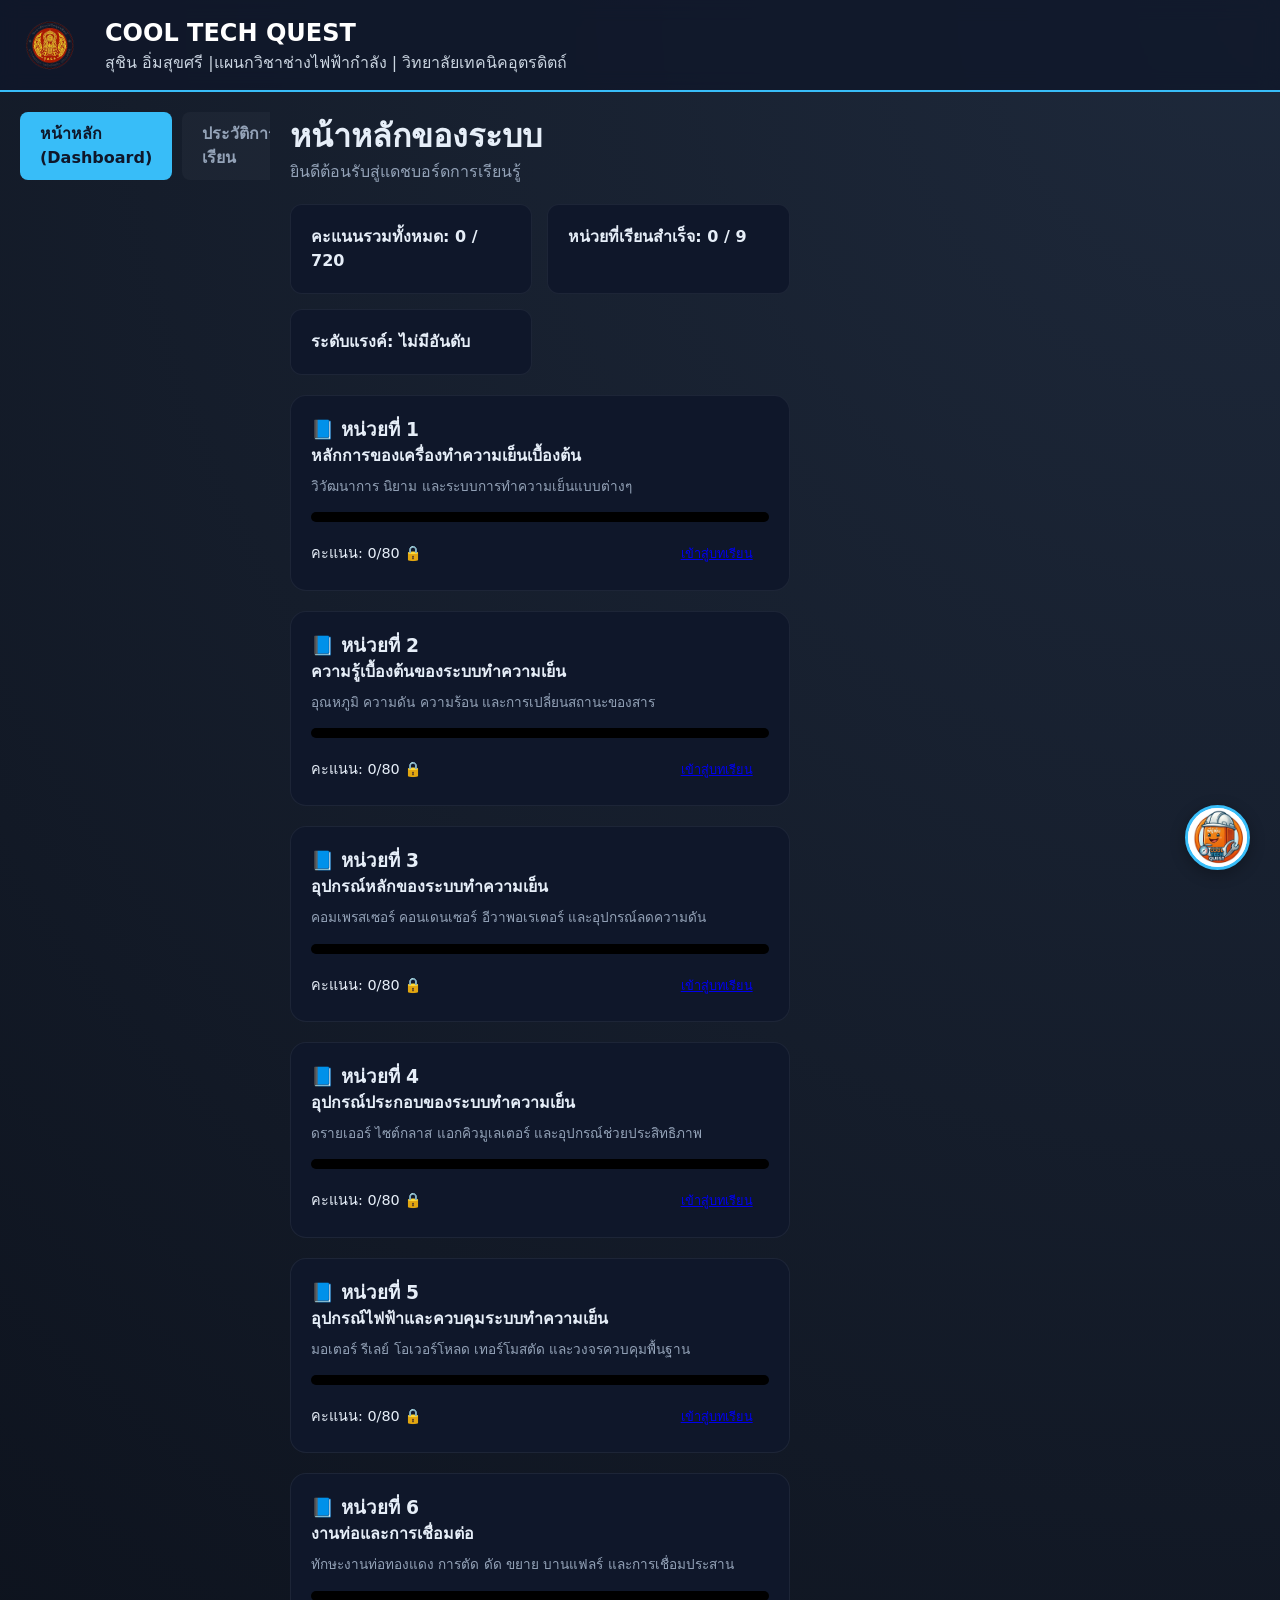
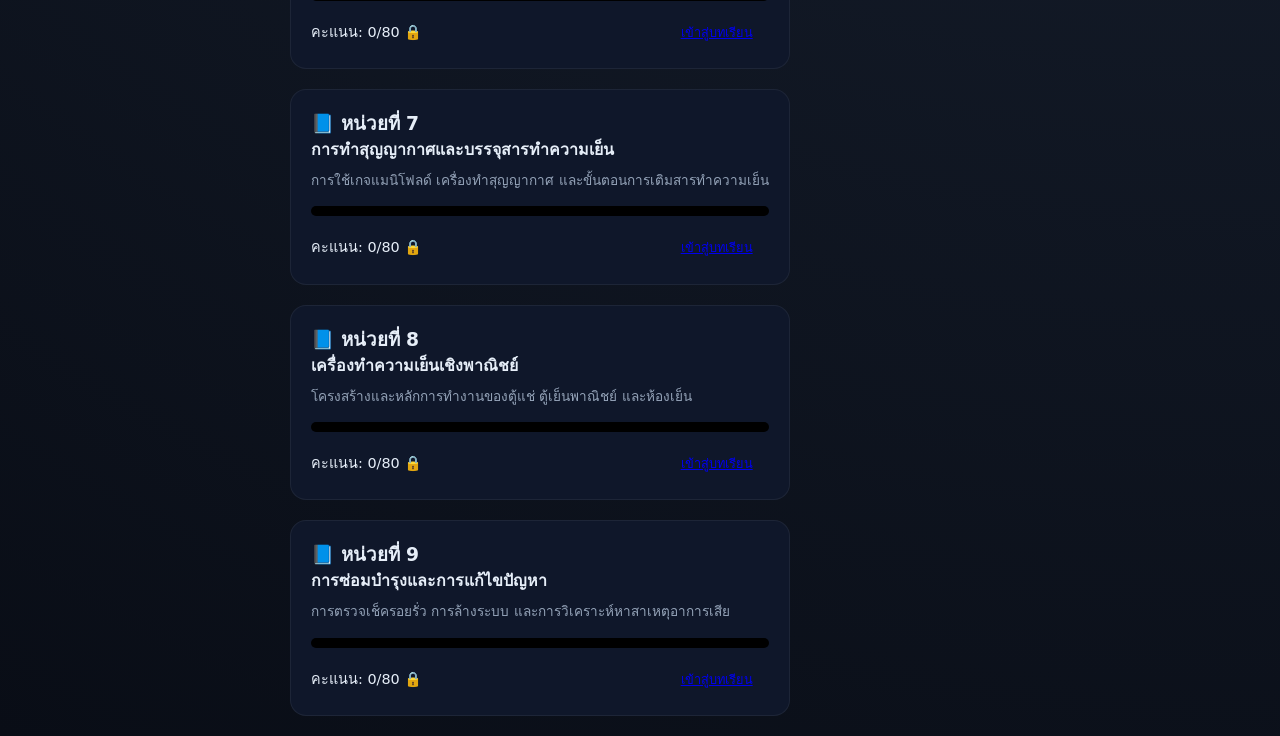
<file: index.html>
<!DOCTYPE html>
<html lang="th">
<head>
    <meta charset="UTF-8">
    <meta name="viewport" content="width=device-width, initial-scale=1.0">
    <title>COOL TECH QUEST - แดชบอร์ดหลัก</title>
    <link rel="stylesheet" href="shared/style.css">
    <script defer src="shared/common.js"></script>
</head>
<body>

<header class="institutional-header">
    <img src="images/uttc-logo.png" alt="โลโก้ วิทยาลัยเทคนิคอุตรดิตถ์" class="logo-college" loading="lazy">
    <div style="flex-grow: 1; padding: 0 15px;">
        <h1 style="color: white; margin: 0; font-size: 1.5rem;">COOL TECH QUEST</h1>
        <p style="color: #cbd5e1; margin: 0;">สุชิน อิ่มสุขศรี |แผนกวิชาช่างไฟฟ้ากำลัง | วิทยาลัยเทคนิคอุตรดิตถ์</p>
    </div>
</header>

<div class="main-wrapper">
    <aside class="sidebar">
        <nav class="nav-menu">
            <a href="index.html" class="active">หน้าหลัก (Dashboard)</a>
            <a href="#">ประวัติการเรียน</a>
            <a href="#">ตารางเรียน</a>
            <a href="#">ติดต่ออาจารย์</a>
        </nav>
    </aside>
    
    <main class="content-area">
        <div class="container">
            <h1 style="margin-bottom: 0;">หน้าหลักของระบบ</h1>
            <p style="color: #94a3b8; margin-bottom: 20px;">ยินดีต้อนรับสู่แดชบอร์ดการเรียนรู้</p>
            
            <div class="stats">
                <div class="stat-item">คะแนนรวมทั้งหมด: <span id="globalTotalPoints">0</span> / 720</div>
                <div class="stat-item">หน่วยที่เรียนสำเร็จ: <span id="globalCompletedChapters">0</span> / 9</div>
                <div class="stat-item">ระดับแรงค์: <span id="globalStarRank">ไม่มีอันดับ</span></div>
            </div>

            <div class="chapter-grid" id="chapterList"></div>
        </div>
    </main>
</div>

<script>
    const chapters = [
        { id: 1, title: "หลักการของเครื่องทำความเย็นเบื้องต้น", desc: "วิวัฒนาการ นิยาม และระบบการทำความเย็นแบบต่างๆ" },
        { id: 2, title: "ความรู้เบื้องต้นของระบบทำความเย็น", desc: "อุณหภูมิ ความดัน ความร้อน และการเปลี่ยนสถานะของสาร" },
        { id: 3, title: "อุปกรณ์หลักของระบบทำความเย็น", desc: "คอมเพรสเซอร์ คอนเดนเซอร์ อีวาพอเรเตอร์ และอุปกรณ์ลดความดัน" },
        { id: 4, title: "อุปกรณ์ประกอบของระบบทำความเย็น", desc: "ดรายเออร์ ไซต์กลาส แอกคิวมูเลเตอร์ และอุปกรณ์ช่วยประสิทธิภาพ" },
        { id: 5, title: "อุปกรณ์ไฟฟ้าและควบคุมระบบทำความเย็น", desc: "มอเตอร์ รีเลย์ โอเวอร์โหลด เทอร์โมสตัด และวงจรควบคุมพื้นฐาน" },
        { id: 6, title: "งานท่อและการเชื่อมต่อ", desc: "ทักษะงานท่อทองแดง การตัด ดัด ขยาย บานแฟลร์ และการเชื่อมประสาน" },
        { id: 7, title: "การทำสุญญากาศและบรรจุสารทำความเย็น", desc: "การใช้เกจแมนิโฟลด์ เครื่องทำสุญญากาศ และขั้นตอนการเติมสารทำความเย็น" },
        { id: 8, title: "เครื่องทำความเย็นเชิงพาณิชย์", desc: "โครงสร้างและหลักการทำงานของตู้แช่ ตู้เย็นพาณิชย์ และห้องเย็น" },
        { id: 9, title: "การซ่อมบำรุงและการแก้ไขปัญหา", desc: "การตรวจเช็ครอยรั่ว การล้างระบบ และการวิเคราะห์หาสาเหตุอาการเสีย" }
    ];

    function renderDashboard() {
        const grid = document.getElementById('chapterList');
        if(!grid) return;
        grid.innerHTML = '';
        // ตรวจสอบว่าฟังก์ชัน getAllScores มีอยู่จริงไหมก่อนเรียกใช้
        const scores = (typeof getAllScores === 'function') ? getAllScores() : {};
        
        chapters.forEach(ch => {
            const chKey = `chapter${ch.id}`;
            const chScore = scores[chKey] || {};
            const total = chScore.total || 0;
            const maxTotal = 80;
            const percent = (total / maxTotal) * 100;
            const completed = chScore.completed || false;
            
            const card = document.createElement('div');
            card.className = 'chapter-card';
            card.innerHTML = `
                <h3>📘 หน่วยที่ ${ch.id}</h3>
                <h4>${ch.title}</h4>
                <p style="font-size:0.85rem; color:#94a3b8; margin: 0.5rem 0 1rem 0;">${ch.desc}</p>
                <div class="progress-bar"><div class="progress-fill" style="width: ${percent}%;"></div></div>
                <div style="display:flex; justify-content:space-between; align-items:center; margin-top:1rem;">
                    <span style="font-size:0.9rem;">คะแนน: ${total}/${maxTotal} ${completed ? '✅' : '🔒'}</span>
                    <a href="chapter${ch.id}.html" class="btn" style="margin-top:0; padding:6px 16px; font-size:0.8rem;">เข้าสู่บทเรียน</a>
                </div>
            `;
            grid.appendChild(card);
        });
    }

    window.onload = () => {
        renderDashboard();
        if(typeof updateDashboard === 'function') updateDashboard();
    };
    // เพิ่มส่วนนี้เข้าไปใน HTML ที่ฉีดผ่าน injectAiMentorElements
const starterPrompts = `
    <div style="margin-top:10px; display:flex; flex-wrap:wrap; gap:5px;">
        <button onclick="setPrompt('พี่ตู้เย็นครับ ช่วยอธิบายการทำงานของคอมเพรสเซอร์ให้หน่อย')">คอมเพรสเซอร์คืออะไร?</button>
        <button onclick="setPrompt('ขั้นตอนการเติมสารทำความเย็นทำอย่างไร?')">การเติมสารทำความเย็น</button>
        <button onclick="setPrompt('ตู้เย็นไม่เย็นเกิดจากสาเหตุอะไรได้บ้าง?')">วิเคราะห์อาการเสีย</button>
    </div>`;

// เพิ่มฟังก์ชันสำหรับปุ่ม
window.setPrompt = function(text) {
    document.getElementById('chatInput').value = text;
};
</script>
</body>
</html>
</file>
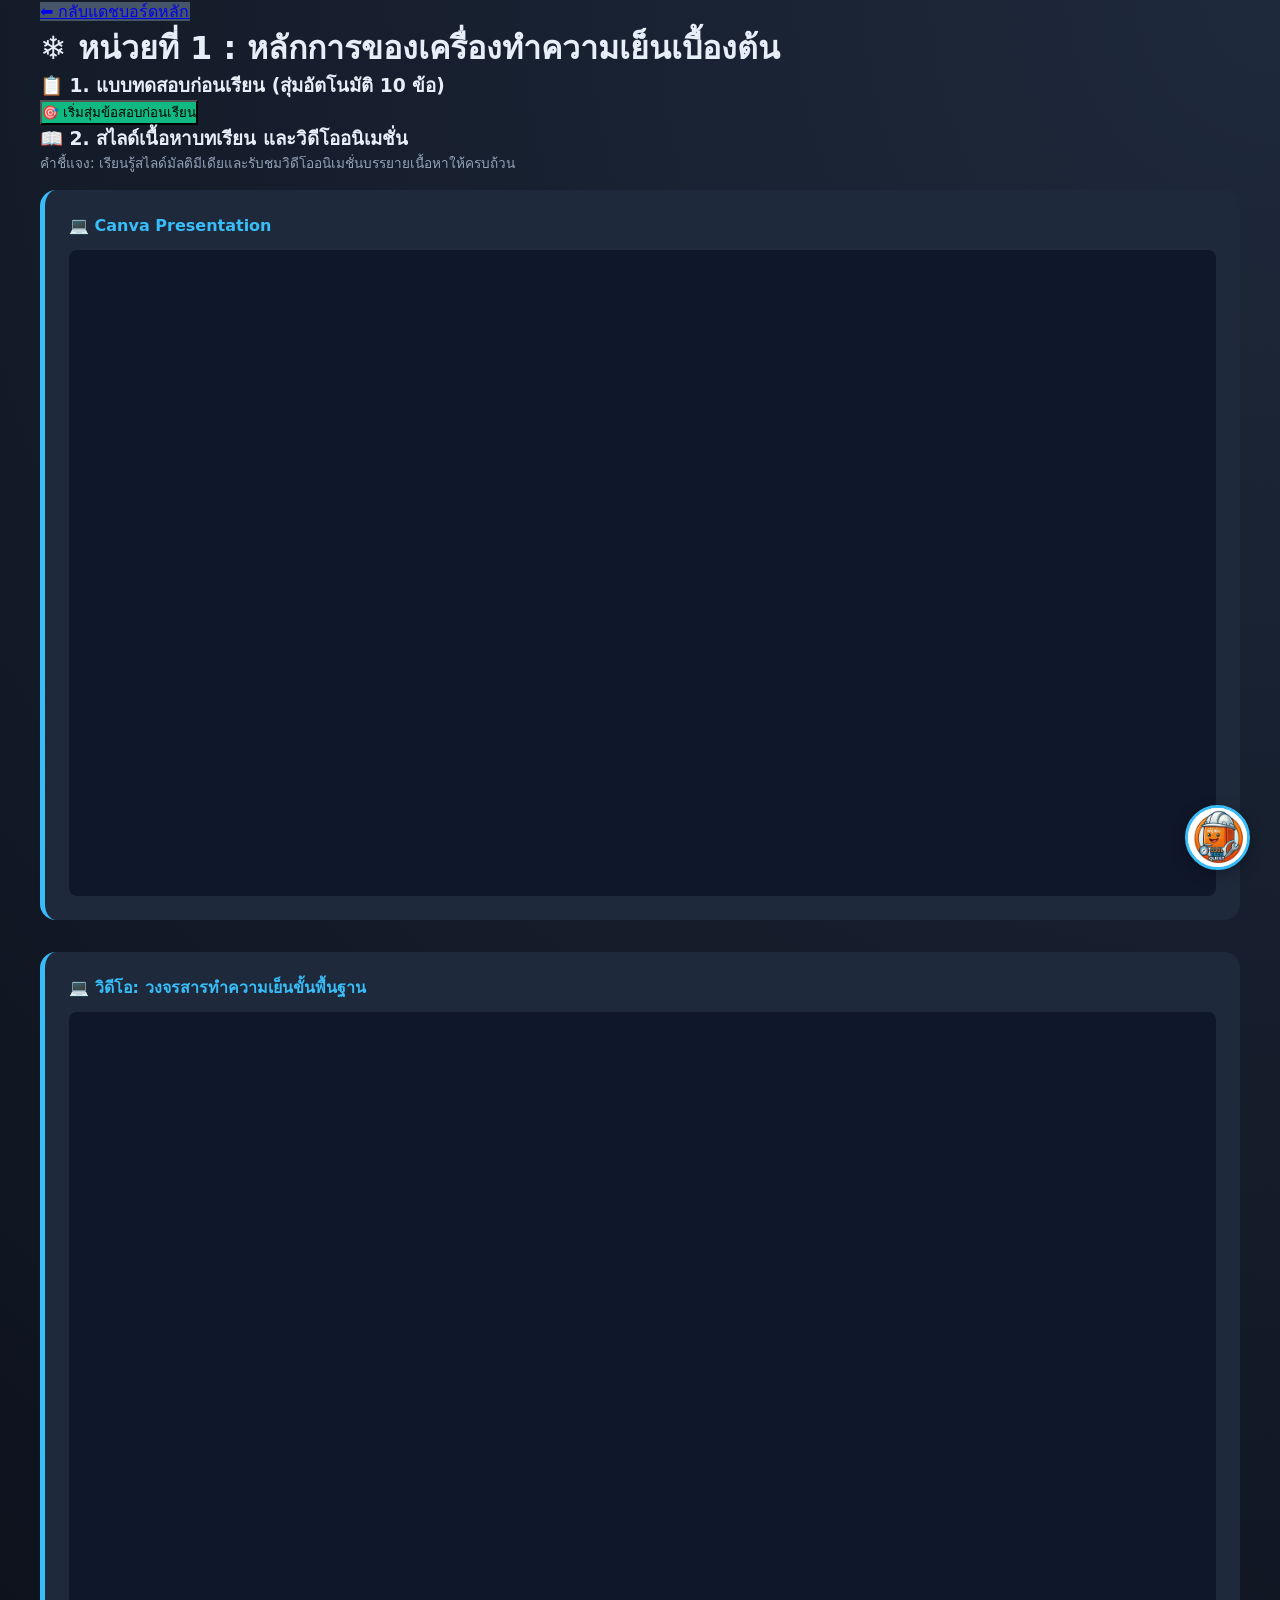
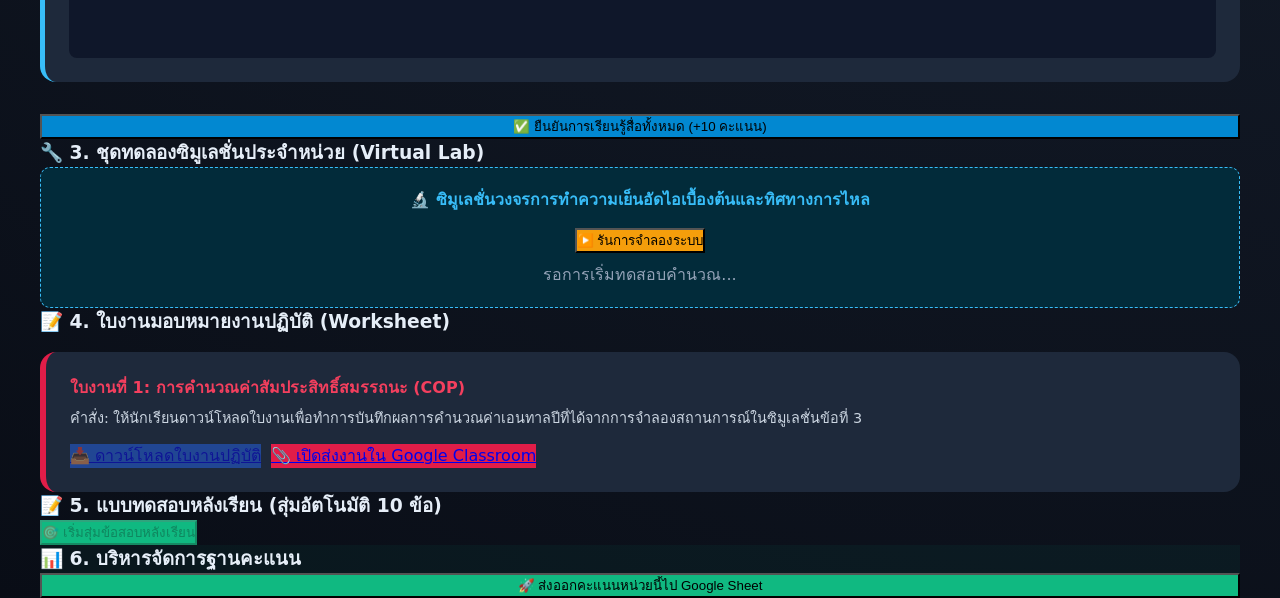
<file: chapter1.html>
<!DOCTYPE html>
<html lang="th">
<head>
    <meta charset="UTF-8">
    <title>COOL TECH QUEST - หน่วยการเรียนรู้อัจฉริยะ</title>
    <link rel="stylesheet" href="shared/style.css">
    <script src="shared/common.js"></script>
    <style>
        .embed-box { background: #0f172a; border: 2px solid #38bdf8; border-radius: 1rem; overflow: hidden; margin-top: 15px; display: none; }
        .loading-text { color: #38bdf8; font-style: italic; padding: 20px; text-align: center; }
        iframe { width: 100%; height: 500px; border: none; }
        .media-container { margin-bottom: 2rem; background: #1e293b; padding: 1.5rem; border-radius: 1rem; border-left: 5px solid #38bdf8; }
        .worksheet-box { background: #1e293b; border-left: 6px solid #e11d48; padding: 1.5rem; border-radius: 1rem; margin-top: 1rem; }
    </style>
</head>
<body>
<div class="container">
    <a href="index.html" class="btn" style="background:#475569;">⬅️ กลับแดชบอร์ดหลัก</a>
    <main class="content-area">
        <div class="container">
    <h1 id="unitTitle">กำลังโหลดหน่วยการเรียนรู้...</h1>

    <div class="step">
        <h3>📋 1. แบบทดสอบก่อนเรียน (สุ่มอัตโนมัติ 10 ข้อ)</h3>
        <button onclick="startQuiz('pre')" id="btnPre" class="btn" style="background:#10b981;">🎯 เริ่มสุ่มข้อสอบก่อนเรียน</button>
        <div id="boxPre" class="embed-box">
            <div class="loading-text">กำลังเจเนอเรตข้อสอบเฉพาะบุคคล...</div>
            <iframe id="framePre" src=""></iframe>
        </div>
    </div>

    <div class="step">
        <h3>📖 2. สไลด์เนื้อหาบทเรียน และวิดีโออนิเมชั่น</h3>
        <p style="font-size:0.85rem; color:#94a3b8; margin-bottom:1rem;">คำชี้แจง: เรียนรู้สไลด์มัลติมีเดียและรับชมวิดีโออนิเมชั่นบรรยายเนื้อหาให้ครบถ้วน</p>
        
        <div id="mediaListArea"></div>
        
        <button onclick="saveStudy()" class="btn" style="width:100%; background:#0288d1;">✅ ยืนยันการเรียนรู้สื่อทั้งหมด (+10 คะแนน)</button>
    </div>

    <div class="step">
        <h3>🔧 3. ชุดทดลองซิมูเลชั่นประจำหน่วย (Virtual Lab)</h3>
        <div class="sim-box" style="background:#022b3a; padding:20px; border-radius:10px; border: 1px dashed #38bdf8; text-align:center;">
            <h4 id="simTitle" style="color:#38bdf8; margin-bottom:1rem;">ระบบจำลอง</h4>
            <button onclick="runSim()" class="btn" style="background:#f59e0b;">▶️ รันการจำลองระบบ</button>
            <p id="simStatus" style="margin-top:10px; color:#94a3b8;">รอการเริ่มทดสอบคำนวณ...</p>
        </div>
    </div>

    <div class="step">
        <h3>📝 4. ใบงานมอบหมายงานปฏิบัติ (Worksheet)</h3>
        <div class="worksheet-box">
            <h4 id="worksheetTitle" style="color:#f43f5e;">กำลังโหลดใบงาน...</h4>
            <p id="worksheetDesc" style="font-size:0.9rem; margin-top:0.5rem; color:#cbd5e1;"></p>
            <div style="margin-top:15px; display:flex; gap:10px;">
                <a id="linkDownloadWorksheet" href="#" target="_blank" class="btn" style="background:#2563eb; margin:0; pointer-events:none; opacity:0.5;">📥 ดาวน์โหลดใบงานปฏิบัติ</a>
                <a href="https://classroom.google.com/" target="_blank" class="btn" style="background:#e11d48; margin:0;">📎 เปิดส่งงานใน Google Classroom</a>
            </div>
        </div>
    </div>

    <div class="step">
        <h3>📝 5. แบบทดสอบหลังเรียน (สุ่มอัตโนมัติ 10 ข้อ)</h3>
        <button onclick="startQuiz('post')" id="btnPost" class="btn" style="background:#10b981;" disabled>🎯 เริ่มสุ่มข้อสอบหลังเรียน</button>
        <div id="boxPost" class="embed-box">
            <div class="loading-text">กำลังเจเนอเรตข้อสอบเฉพาะบุคคล...</div>
            <iframe id="framePost" src=""></iframe>
        </div>
    </div>

    <div class="step" style="border-left-color: #10b981; background: rgba(16,185,129,0.05);">
        <h3>📊 6. บริหารจัดการฐานคะแนน</h3>
        <button onclick="exportToSheet()" class="btn" style="background:#10b981; width:100%;">🚀 ส่งออกคะแนนหน่วยนี้ไป Google Sheet</button>
    </div>
</div>

<script>
    const chId = parseInt(window.location.pathname.split('chapter').pop()) || 1;
    const WEB_APP_URL = "https://script.google.com/macros/s/AKfycbwKsN4O7IEbvO6TDIo7HCFedGCKG7-k9phIIeMyCAARvjVK2haHeAz5dr8qKQ9P2X-Yxw/exec";

    const unitsData = {
        1: { 
            title: "หลักการของเครื่องทำความเย็นเบื้องต้น", 
            mediaList: [
                { type: "Canva Presentation", url: "https://www.canva.com/design/DAxxxxxx/watch?embed" },
                { type: "วิดีโอ: วงจรสารทำความเย็นขั้นพื้นฐาน", url: "https://www.youtube.com/embed/dQw4w9WgXcQ" }
            ],
            sim: "ซิมูเลชั่นวงจรการทำความเย็นอัดไอเบื้องต้นและทิศทางการไหล",
            worksheet: "ใบงานที่ 1: การคำนวณค่าสัมประสิทธิ์สมรรถนะ (COP)",
            worksheetUrl: "https://docs.google.com/document/d/xxxxxx1/edit?usp=sharing",
            worksheetDesc: "คำสั่ง: ให้นักเรียนดาวน์โหลดใบงานเพื่อทำการบันทึกผลการคำนวณค่าเอนทาลปีที่ได้จากการจำลองสถานการณ์ในซิมูเลชั่นข้อที่ 3"
        }
    };

    const currentUnit = unitsData[chId] || unitsData[1];
    document.getElementById('unitTitle').innerText = `❄️ หน่วยที่ ${chId} : ${currentUnit.title}`;
    document.getElementById('simTitle').innerText = `🔬 ${currentUnit.sim}`;
    document.getElementById('worksheetTitle').innerText = currentUnit.worksheet;
    document.getElementById('worksheetDesc').innerText = currentUnit.worksheetDesc;
    document.getElementById('linkDownloadWorksheet').href = currentUnit.worksheetUrl;

    const mediaArea = document.getElementById('mediaListArea');
    currentUnit.mediaList.forEach(media => {
        const box = document.createElement('div');
        box.className = 'media-container';
        box.innerHTML = `
            <h4 style="color:#38bdf8; margin-bottom:0.8rem;">💻 ${media.type}</h4>
            <div style="position:relative; padding-bottom:56.25%; height:0; overflow:hidden; border-radius:0.5rem; background:#0f172a;">
                <iframe src="${media.url}" style="position:absolute; top:0; left:0; width:100%; height:100%;" allowfullscreen></iframe>
            </div>
        `;
        mediaArea.appendChild(box);
    });

    window.onload = async function() {
        try {
            google.script.run.withSuccessHandler(function(data) {
                if(data.status === "success") {
                    document.getElementById('unitTitle').innerText = "หน่วยการเรียนรู้ที่ " + chId + ": " + data.title;
                    document.getElementById('mediaArea').innerHTML = `
                        <div class="media-container">
                            <iframe src="${data.slideUrl}" width="100%" height="400"></iframe>
                            <iframe src="${data.videoUrl}" width="100%" height="400" style="margin-top:10px;"></iframe>
                        </div>
                    `;
                    document.getElementById('simArea').innerHTML = `<iframe src="${data.simUrl}" width="100%" height="500"></iframe>`;
                }
            }).getChapterContent(chId);
        } catch (err) { console.log("ไม่สามารถดึงข้อมูลอัตโนมัติได้"); }

        // เช็คสถานะปลดล็อก (ถ้าเคยทำ Sim แล้ว)
        const scores = getAllScores();
        if(scores[`chapter${chId}`] && scores[`chapter${chId}`].activity > 0) {
            unlockSteps();
        }
    };

    // ฟังก์ชันปลดล็อกปุ่ม
    function unlockSteps() {
        document.getElementById('linkDownloadWorksheet').style.pointerEvents = "auto";
        document.getElementById('linkDownloadWorksheet').style.opacity = "1";
        document.getElementById('btnPost').disabled = false;
    }

    async function startQuiz(type) {
        let studentId = prompt("1/4: กรุณาระบุ [รหัสประจำตัวนักเรียน]:");
        if (!studentId) return;
        let studentName = prompt("2/4: กรุณาระบุ [ชื่อ-นามสกุล]:");
        if (!studentName) return;
        let studentRoom = prompt("3/4: กรุณาระบุ [ระดับชั้น/ห้อง]:");
        if (!studentRoom) return;
        let studentNo = prompt("4/4: กรุณาระบุ [เลขที่]:");
        if (!studentNo) return;

        // บันทึก Timestamp เริ่มทำข้อสอบ
        const startTime = new Date().toISOString();

        const btn = type === 'pre' ? document.getElementById('btnPre') : document.getElementById('btnPost');
        const box = type === 'pre' ? document.getElementById('boxPre') : document.getElementById('boxPost');
        const frame = type === 'pre' ? document.getElementById('framePre') : document.getElementById('framePost');
        
        btn.innerText = "⏳ ระบบกำลังตรวจสอบ...";
        btn.disabled = true;

        try {
            const response = await fetch(`${WEB_APP_URL}?action=getQuiz&chapter=${chId}&id=${encodeURIComponent(studentId)}&name=${encodeURIComponent(studentName)}&room=${encodeURIComponent(studentRoom)}&no=${encodeURIComponent(studentNo)}&type=${type}&startTime=${startTime}`);
            const data = await response.json();
            
            if(data.status === "success") {
                frame.src = data.formUrl;
                box.style.display = "block";
                btn.innerText = "✅ พร้อมทำข้อสอบ";
            } else {
                alert(data.message);
                btn.disabled = false;
                btn.innerText = "🎯 เริ่มสุ่มข้อสอบ";
            }
        } catch (err) {
            alert("เชื่อมต่อฐานข้อมูลล่ม");
            btn.disabled = false;
        }
    }

    function runSim() {
        document.getElementById('simStatus').innerHTML = "<span style='color:#10b981; font-weight:bold;'>⚙️ ซิมูเลชันประมวลผลสำเร็จ!</span>";
        saveChapterScore(chId, 'activity', 20, 20);
        unlockSteps(); // ปลดล็อกปุ่ม
    }

    function saveStudy() {
        saveChapterScore(chId, 'study', 10, 10);
        alert("บันทึกเควสสำเร็จ!");
    }

    function exportToSheet() { alert(`🚀 ยิงฐานคะแนนดิบหน่วยที่ ${chId} ส่งเข้าไปที่ Google Sheet เรียบร้อยครับครูสุชิน!`); }
</script>
</body>
</html>
</file>
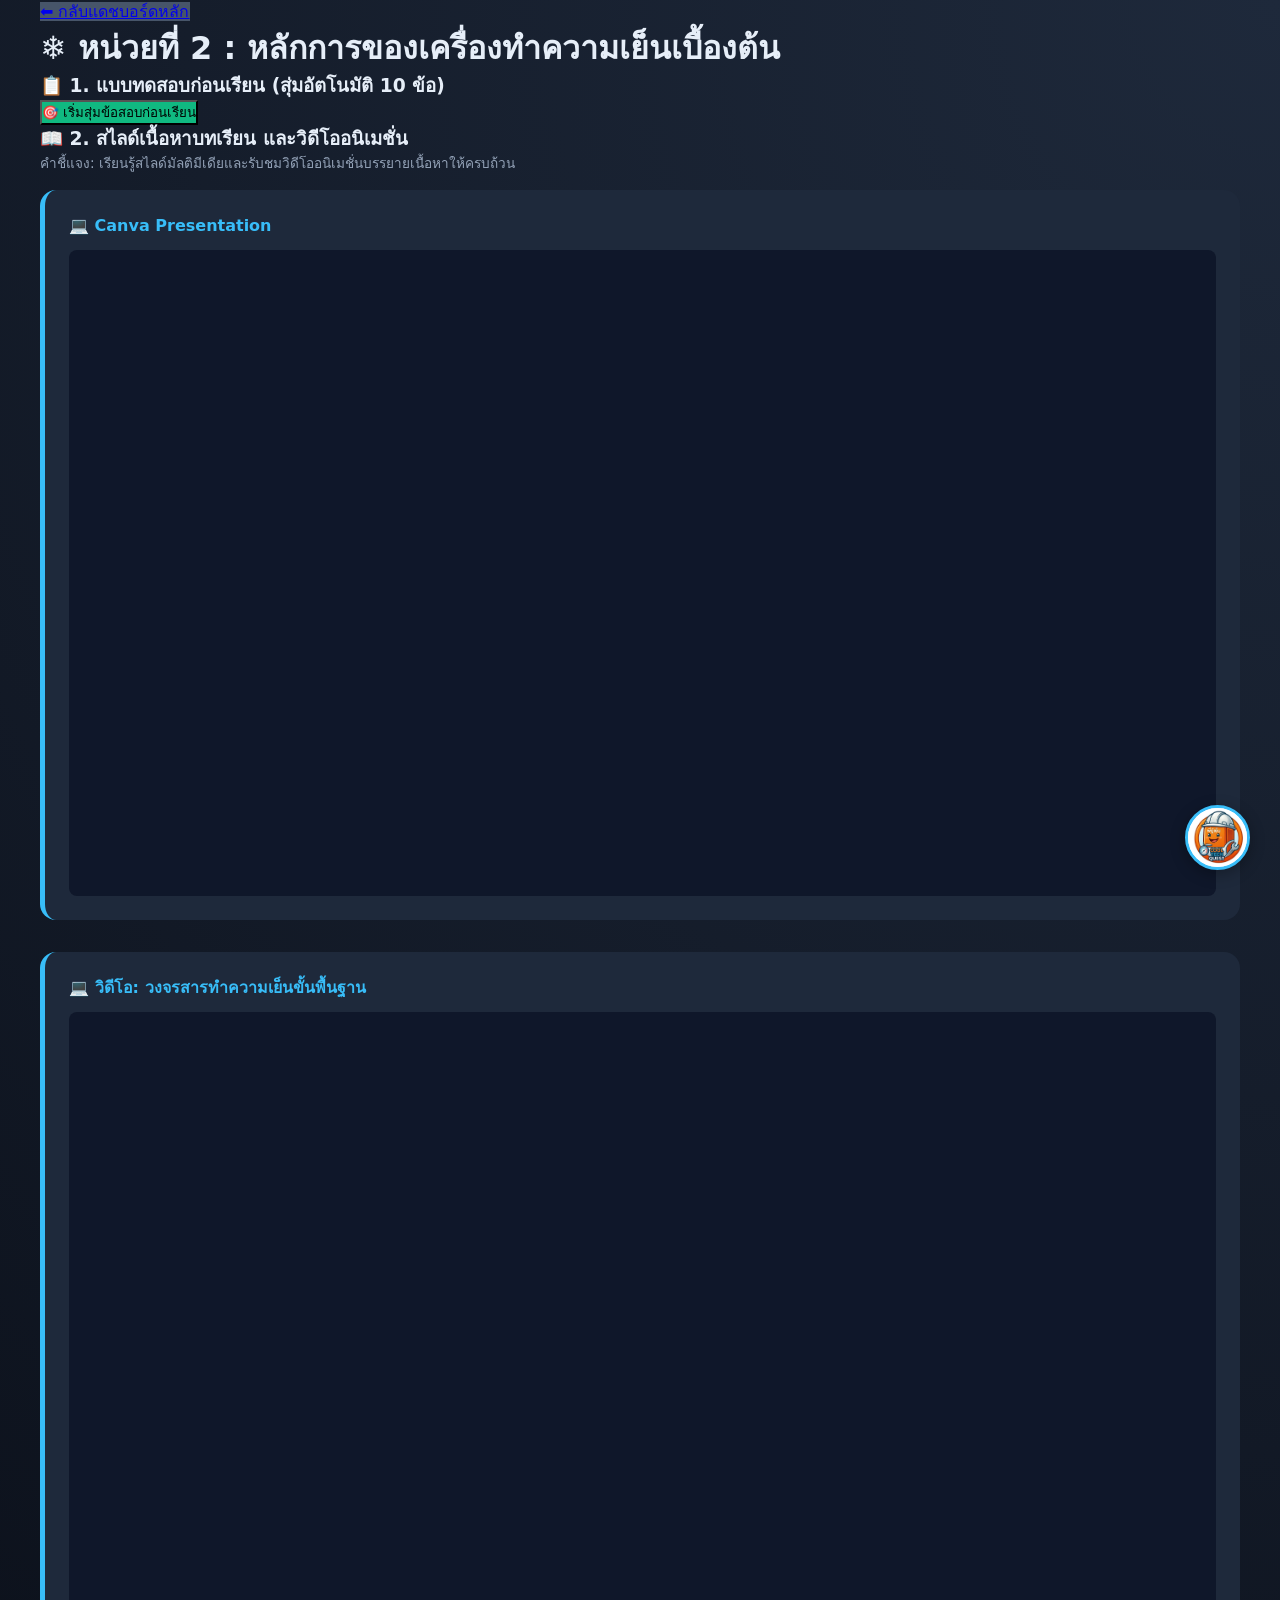
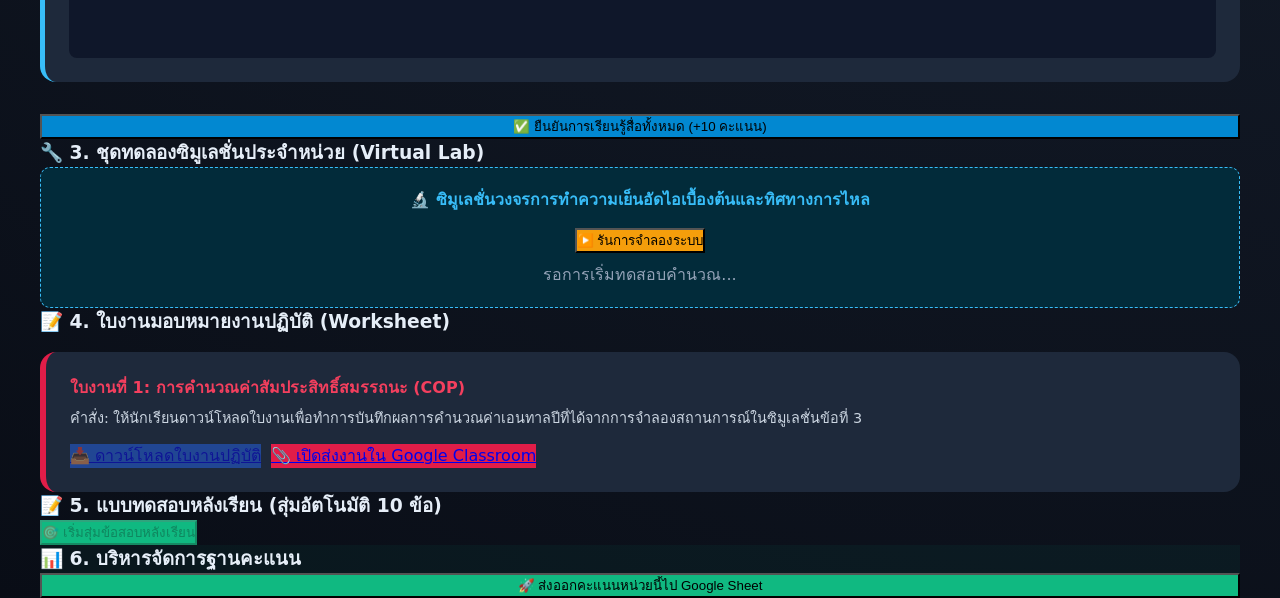
<file: chapter2.html>
<!DOCTYPE html>
<html lang="th">
<head>
    <meta charset="UTF-8">
    <title>COOL TECH QUEST - หน่วยการเรียนรู้อัจฉริยะ</title>
    <link rel="stylesheet" href="shared/style.css">
    <script src="shared/common.js"></script>
    <style>
        .embed-box { background: #0f172a; border: 2px solid #38bdf8; border-radius: 1rem; overflow: hidden; margin-top: 15px; display: none; }
        .loading-text { color: #38bdf8; font-style: italic; padding: 20px; text-align: center; }
        iframe { width: 100%; height: 500px; border: none; }
        .media-container { margin-bottom: 2rem; background: #1e293b; padding: 1.5rem; border-radius: 1rem; border-left: 5px solid #38bdf8; }
        .worksheet-box { background: #1e293b; border-left: 6px solid #e11d48; padding: 1.5rem; border-radius: 1rem; margin-top: 1rem; }
    </style>
</head>
<body>
<div class="container">
    <a href="index.html" class="btn" style="background:#475569;">⬅️ กลับแดชบอร์ดหลัก</a>
    <h1 id="unitTitle">กำลังโหลดหน่วยการเรียนรู้...</h1>

    <div class="step">
        <h3>📋 1. แบบทดสอบก่อนเรียน (สุ่มอัตโนมัติ 10 ข้อ)</h3>
        <button onclick="startQuiz('pre')" id="btnPre" class="btn" style="background:#10b981;">🎯 เริ่มสุ่มข้อสอบก่อนเรียน</button>
        <div id="boxPre" class="embed-box">
            <div class="loading-text">กำลังเจเนอเรตข้อสอบเฉพาะบุคคล...</div>
            <iframe id="framePre" src=""></iframe>
        </div>
    </div>

    <div class="step">
        <h3>📖 2. สไลด์เนื้อหาบทเรียน และวิดีโออนิเมชั่น</h3>
        <p style="font-size:0.85rem; color:#94a3b8; margin-bottom:1rem;">คำชี้แจง: เรียนรู้สไลด์มัลติมีเดียและรับชมวิดีโออนิเมชั่นบรรยายเนื้อหาให้ครบถ้วน</p>
        
        <div id="mediaListArea"></div>
        
        <button onclick="saveStudy()" class="btn" style="width:100%; background:#0288d1;">✅ ยืนยันการเรียนรู้สื่อทั้งหมด (+10 คะแนน)</button>
    </div>

    <div class="step">
        <h3>🔧 3. ชุดทดลองซิมูเลชั่นประจำหน่วย (Virtual Lab)</h3>
        <div class="sim-box" style="background:#022b3a; padding:20px; border-radius:10px; border: 1px dashed #38bdf8; text-align:center;">
            <h4 id="simTitle" style="color:#38bdf8; margin-bottom:1rem;">ระบบจำลอง</h4>
            <button onclick="runSim()" class="btn" style="background:#f59e0b;">▶️ รันการจำลองระบบ</button>
            <p id="simStatus" style="margin-top:10px; color:#94a3b8;">รอการเริ่มทดสอบคำนวณ...</p>
        </div>
    </div>

    <div class="step">
        <h3>📝 4. ใบงานมอบหมายงานปฏิบัติ (Worksheet)</h3>
        <div class="worksheet-box">
            <h4 id="worksheetTitle" style="color:#f43f5e;">กำลังโหลดใบงาน...</h4>
            <p id="worksheetDesc" style="font-size:0.9rem; margin-top:0.5rem; color:#cbd5e1;"></p>
            <div style="margin-top:15px; display:flex; gap:10px;">
                <a id="linkDownloadWorksheet" href="#" target="_blank" class="btn" style="background:#2563eb; margin:0; pointer-events:none; opacity:0.5;">📥 ดาวน์โหลดใบงานปฏิบัติ</a>
                <a href="https://classroom.google.com/" target="_blank" class="btn" style="background:#e11d48; margin:0;">📎 เปิดส่งงานใน Google Classroom</a>
            </div>
        </div>
    </div>

    <div class="step">
        <h3>📝 5. แบบทดสอบหลังเรียน (สุ่มอัตโนมัติ 10 ข้อ)</h3>
        <button onclick="startQuiz('post')" id="btnPost" class="btn" style="background:#10b981;" disabled>🎯 เริ่มสุ่มข้อสอบหลังเรียน</button>
        <div id="boxPost" class="embed-box">
            <div class="loading-text">กำลังเจเนอเรตข้อสอบเฉพาะบุคคล...</div>
            <iframe id="framePost" src=""></iframe>
        </div>
    </div>

    <div class="step" style="border-left-color: #10b981; background: rgba(16,185,129,0.05);">
        <h3>📊 6. บริหารจัดการฐานคะแนน</h3>
        <button onclick="exportToSheet()" class="btn" style="background:#10b981; width:100%;">🚀 ส่งออกคะแนนหน่วยนี้ไป Google Sheet</button>
    </div>
</div>

<script>
    const chId = parseInt(window.location.pathname.split('chapter').pop()) || 1;
    const WEB_APP_URL = "https://script.google.com/macros/s/AKfycbwKsN4O7IEbvO6TDIo7HCFedGCKG7-k9phIIeMyCAARvjVK2haHeAz5dr8qKQ9P2X-Yxw/exec";

    const unitsData = {
        1: { 
            title: "หลักการของเครื่องทำความเย็นเบื้องต้น", 
            mediaList: [
                { type: "Canva Presentation", url: "https://www.canva.com/design/DAxxxxxx/watch?embed" },
                { type: "วิดีโอ: วงจรสารทำความเย็นขั้นพื้นฐาน", url: "https://www.youtube.com/embed/dQw4w9WgXcQ" }
            ],
            sim: "ซิมูเลชั่นวงจรการทำความเย็นอัดไอเบื้องต้นและทิศทางการไหล",
            worksheet: "ใบงานที่ 1: การคำนวณค่าสัมประสิทธิ์สมรรถนะ (COP)",
            worksheetUrl: "https://docs.google.com/document/d/xxxxxx1/edit?usp=sharing",
            worksheetDesc: "คำสั่ง: ให้นักเรียนดาวน์โหลดใบงานเพื่อทำการบันทึกผลการคำนวณค่าเอนทาลปีที่ได้จากการจำลองสถานการณ์ในซิมูเลชั่นข้อที่ 3"
        }
    };

    const currentUnit = unitsData[chId] || unitsData[1];
    document.getElementById('unitTitle').innerText = `❄️ หน่วยที่ ${chId} : ${currentUnit.title}`;
    document.getElementById('simTitle').innerText = `🔬 ${currentUnit.sim}`;
    document.getElementById('worksheetTitle').innerText = currentUnit.worksheet;
    document.getElementById('worksheetDesc').innerText = currentUnit.worksheetDesc;
    document.getElementById('linkDownloadWorksheet').href = currentUnit.worksheetUrl;

    const mediaArea = document.getElementById('mediaListArea');
    currentUnit.mediaList.forEach(media => {
        const box = document.createElement('div');
        box.className = 'media-container';
        box.innerHTML = `
            <h4 style="color:#38bdf8; margin-bottom:0.8rem;">💻 ${media.type}</h4>
            <div style="position:relative; padding-bottom:56.25%; height:0; overflow:hidden; border-radius:0.5rem; background:#0f172a;">
                <iframe src="${media.url}" style="position:absolute; top:0; left:0; width:100%; height:100%;" allowfullscreen></iframe>
            </div>
        `;
        mediaArea.appendChild(box);
    });

    window.onload = async function() {
        try {
            google.script.run.withSuccessHandler(function(data) {
                if(data.status === "success") {
                    document.getElementById('unitTitle').innerText = "หน่วยการเรียนรู้ที่ " + chId + ": " + data.title;
                    document.getElementById('mediaArea').innerHTML = `
                        <div class="media-container">
                            <iframe src="${data.slideUrl}" width="100%" height="400"></iframe>
                            <iframe src="${data.videoUrl}" width="100%" height="400" style="margin-top:10px;"></iframe>
                        </div>
                    `;
                    document.getElementById('simArea').innerHTML = `<iframe src="${data.simUrl}" width="100%" height="500"></iframe>`;
                }
            }).getChapterContent(chId);
        } catch (err) { console.log("ไม่สามารถดึงข้อมูลอัตโนมัติได้"); }

        // เช็คสถานะปลดล็อก (ถ้าเคยทำ Sim แล้ว)
        const scores = getAllScores();
        if(scores[`chapter${chId}`] && scores[`chapter${chId}`].activity > 0) {
            unlockSteps();
        }
    };

    // ฟังก์ชันปลดล็อกปุ่ม
    function unlockSteps() {
        document.getElementById('linkDownloadWorksheet').style.pointerEvents = "auto";
        document.getElementById('linkDownloadWorksheet').style.opacity = "1";
        document.getElementById('btnPost').disabled = false;
    }

    async function startQuiz(type) {
        let studentId = prompt("1/4: กรุณาระบุ [รหัสประจำตัวนักเรียน]:");
        if (!studentId) return;
        let studentName = prompt("2/4: กรุณาระบุ [ชื่อ-นามสกุล]:");
        if (!studentName) return;
        let studentRoom = prompt("3/4: กรุณาระบุ [ระดับชั้น/ห้อง]:");
        if (!studentRoom) return;
        let studentNo = prompt("4/4: กรุณาระบุ [เลขที่]:");
        if (!studentNo) return;

        // บันทึก Timestamp เริ่มทำข้อสอบ
        const startTime = new Date().toISOString();

        const btn = type === 'pre' ? document.getElementById('btnPre') : document.getElementById('btnPost');
        const box = type === 'pre' ? document.getElementById('boxPre') : document.getElementById('boxPost');
        const frame = type === 'pre' ? document.getElementById('framePre') : document.getElementById('framePost');
        
        btn.innerText = "⏳ ระบบกำลังตรวจสอบ...";
        btn.disabled = true;

        try {
            const response = await fetch(`${WEB_APP_URL}?action=getQuiz&chapter=${chId}&id=${encodeURIComponent(studentId)}&name=${encodeURIComponent(studentName)}&room=${encodeURIComponent(studentRoom)}&no=${encodeURIComponent(studentNo)}&type=${type}&startTime=${startTime}`);
            const data = await response.json();
            
            if(data.status === "success") {
                frame.src = data.formUrl;
                box.style.display = "block";
                btn.innerText = "✅ พร้อมทำข้อสอบ";
            } else {
                alert(data.message);
                btn.disabled = false;
                btn.innerText = "🎯 เริ่มสุ่มข้อสอบ";
            }
        } catch (err) {
            alert("เชื่อมต่อฐานข้อมูลล่ม");
            btn.disabled = false;
        }
    }

    function runSim() {
        document.getElementById('simStatus').innerHTML = "<span style='color:#10b981; font-weight:bold;'>⚙️ ซิมูเลชันประมวลผลสำเร็จ!</span>";
        saveChapterScore(chId, 'activity', 20, 20);
        unlockSteps(); // ปลดล็อกปุ่ม
    }

    function saveStudy() {
        saveChapterScore(chId, 'study', 10, 10);
        alert("บันทึกเควสสำเร็จ!");
    }

    function exportToSheet() { alert(`🚀 ยิงฐานคะแนนดิบหน่วยที่ ${chId} ส่งเข้าไปที่ Google Sheet เรียบร้อยครับครูสุชิน!`); }
</script>
</body>
</html>
</file>
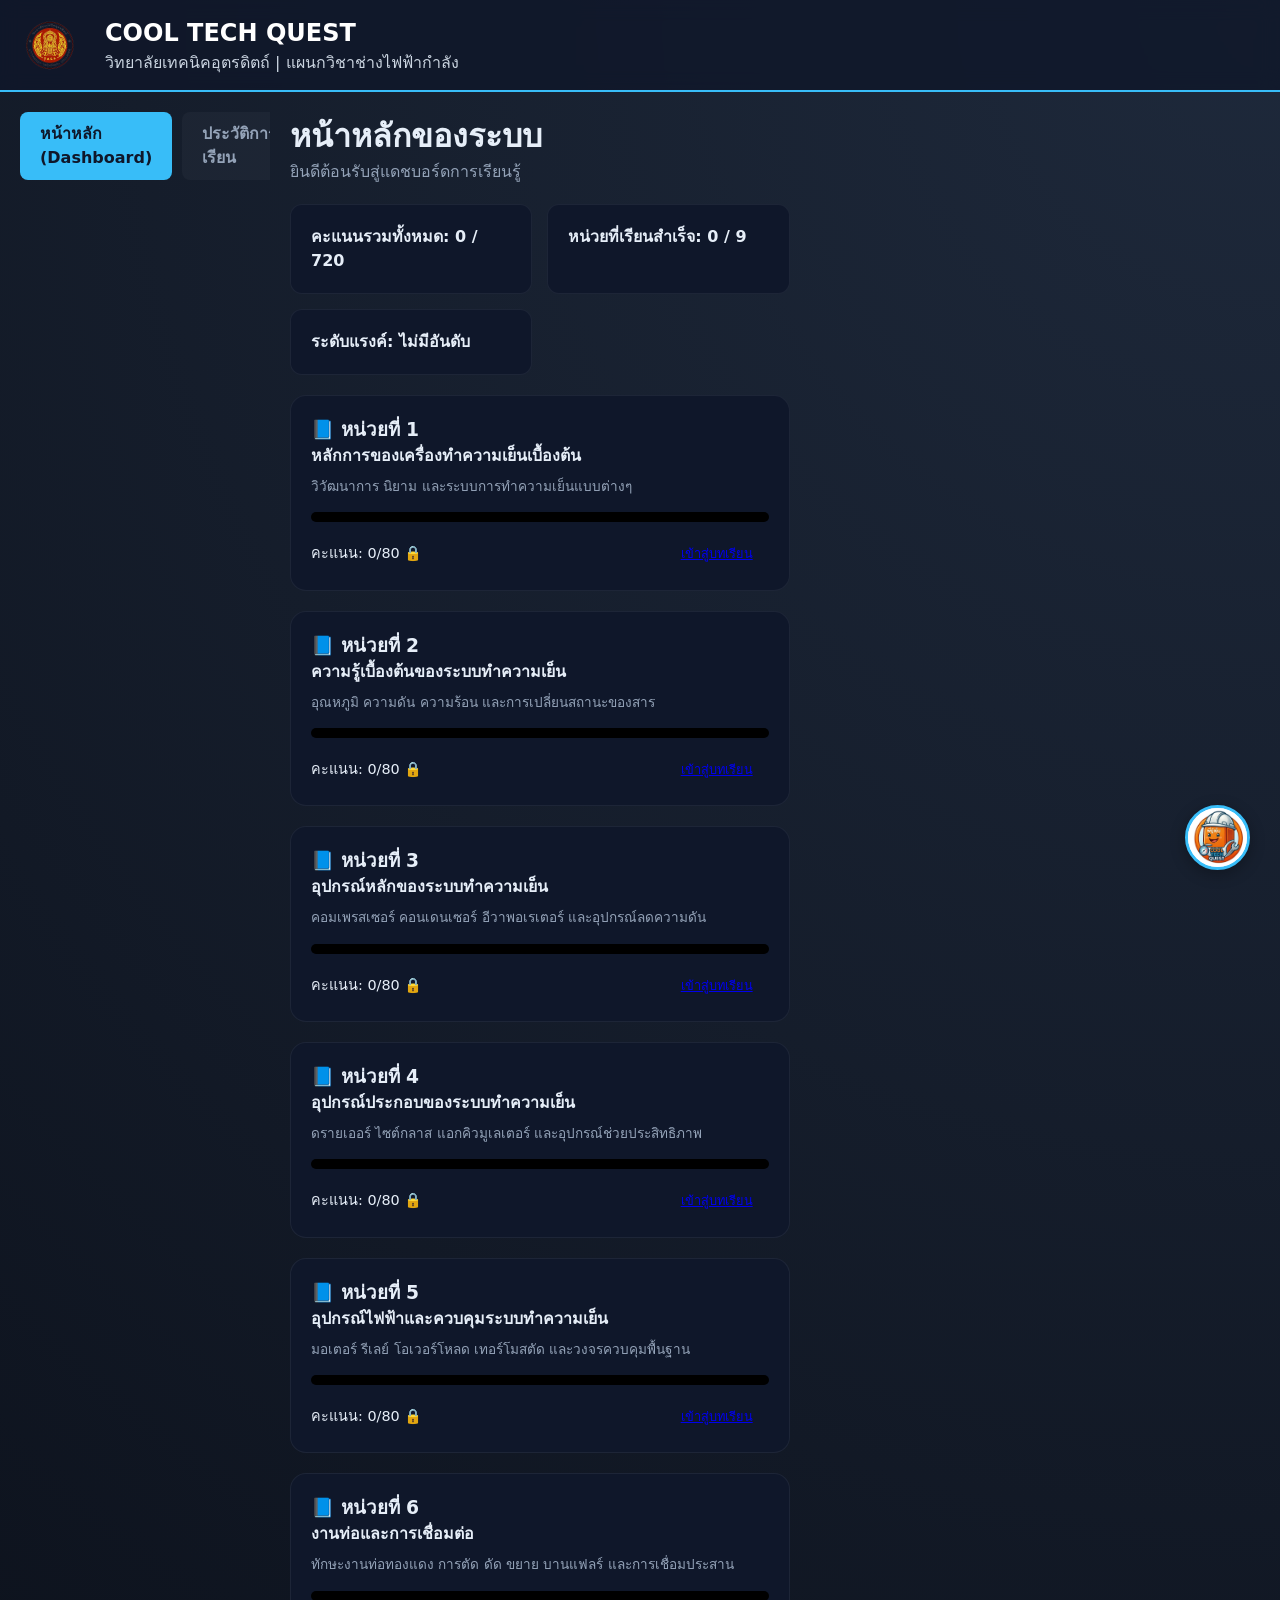
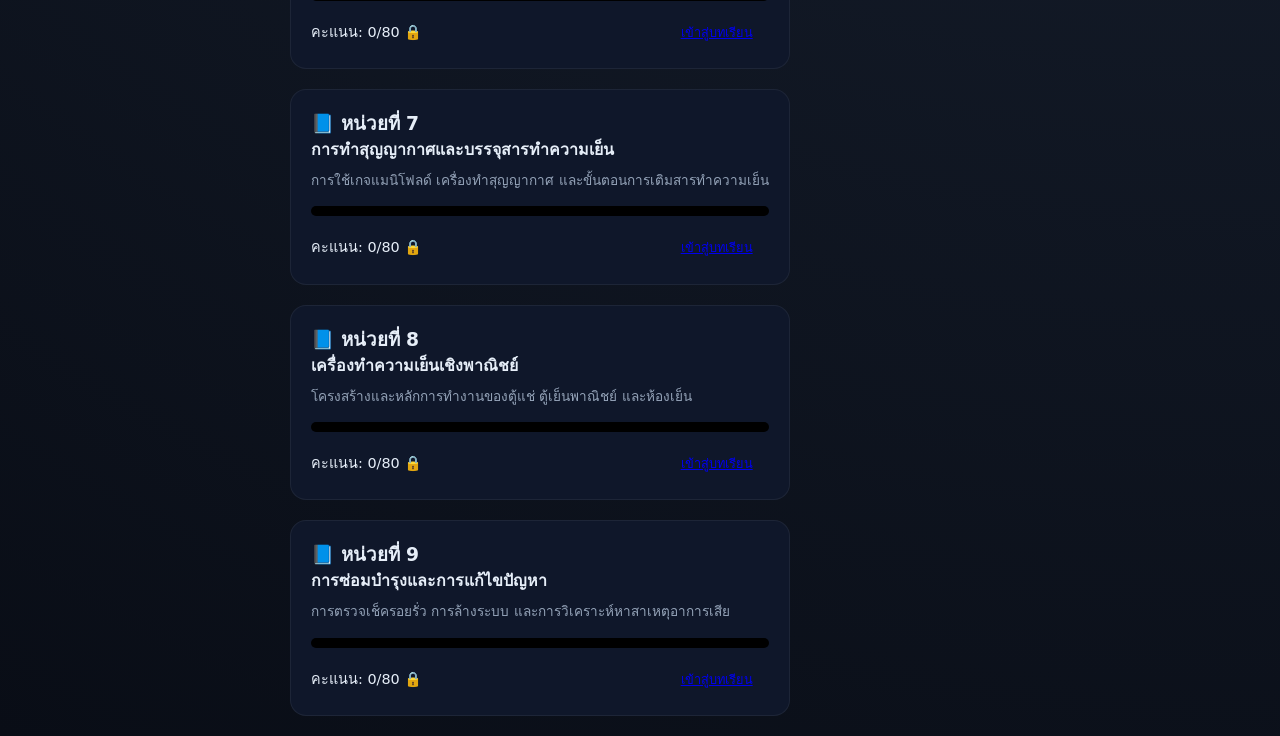
<file: chapter8.html>
<!DOCTYPE html>
<html lang="th">
<head>
    <meta charset="UTF-8">
    <meta name="viewport" content="width=device-width, initial-scale=1.0">
    <title>COOL TECH QUEST - แดชบอร์ดหลัก</title>
    <link rel="stylesheet" href="shared/style.css">
    <script defer src="shared/common.js"></script>
</head>
<body>

<header class="institutional-header">
    <img src="images/uttc-logo.png" alt="โลโก้ วิทยาลัยเทคนิคอุตรดิตถ์" class="logo-college" loading="lazy">
    <div style="flex-grow: 1; padding: 0 15px;">
        <h1 style="color: white; margin: 0; font-size: 1.5rem;">COOL TECH QUEST</h1>
        <p style="color: #cbd5e1; margin: 0;">วิทยาลัยเทคนิคอุตรดิตถ์ | แผนกวิชาช่างไฟฟ้ากำลัง</p>
    </div>
</header>

<div class="main-wrapper">
    <aside class="sidebar">
        <nav class="nav-menu">
            <a href="index.html" class="active">หน้าหลัก (Dashboard)</a>
            <a href="#">ประวัติการเรียน</a>
            <a href="#">ตารางเรียน</a>
            <a href="#">ติดต่ออาจารย์</a>
        </nav>
    </aside>
    
    <main class="content-area">
        <div class="container">
            <h1 style="margin-bottom: 0;">หน้าหลักของระบบ</h1>
            <p style="color: #94a3b8; margin-bottom: 20px;">ยินดีต้อนรับสู่แดชบอร์ดการเรียนรู้</p>
            
            <div class="stats">
                <div class="stat-item">คะแนนรวมทั้งหมด: <span id="globalTotalPoints">0</span> / 720</div>
                <div class="stat-item">หน่วยที่เรียนสำเร็จ: <span id="globalCompletedChapters">0</span> / 9</div>
                <div class="stat-item">ระดับแรงค์: <span id="globalStarRank">ไม่มีอันดับ</span></div>
            </div>

            <div class="chapter-grid" id="chapterList"></div>
        </div>
    </main>
</div>

<script>
    const chapters = [
        { id: 1, title: "หลักการของเครื่องทำความเย็นเบื้องต้น", desc: "วิวัฒนาการ นิยาม และระบบการทำความเย็นแบบต่างๆ" },
        { id: 2, title: "ความรู้เบื้องต้นของระบบทำความเย็น", desc: "อุณหภูมิ ความดัน ความร้อน และการเปลี่ยนสถานะของสาร" },
        { id: 3, title: "อุปกรณ์หลักของระบบทำความเย็น", desc: "คอมเพรสเซอร์ คอนเดนเซอร์ อีวาพอเรเตอร์ และอุปกรณ์ลดความดัน" },
        { id: 4, title: "อุปกรณ์ประกอบของระบบทำความเย็น", desc: "ดรายเออร์ ไซต์กลาส แอกคิวมูเลเตอร์ และอุปกรณ์ช่วยประสิทธิภาพ" },
        { id: 5, title: "อุปกรณ์ไฟฟ้าและควบคุมระบบทำความเย็น", desc: "มอเตอร์ รีเลย์ โอเวอร์โหลด เทอร์โมสตัด และวงจรควบคุมพื้นฐาน" },
        { id: 6, title: "งานท่อและการเชื่อมต่อ", desc: "ทักษะงานท่อทองแดง การตัด ดัด ขยาย บานแฟลร์ และการเชื่อมประสาน" },
        { id: 7, title: "การทำสุญญากาศและบรรจุสารทำความเย็น", desc: "การใช้เกจแมนิโฟลด์ เครื่องทำสุญญากาศ และขั้นตอนการเติมสารทำความเย็น" },
        { id: 8, title: "เครื่องทำความเย็นเชิงพาณิชย์", desc: "โครงสร้างและหลักการทำงานของตู้แช่ ตู้เย็นพาณิชย์ และห้องเย็น" },
        { id: 9, title: "การซ่อมบำรุงและการแก้ไขปัญหา", desc: "การตรวจเช็ครอยรั่ว การล้างระบบ และการวิเคราะห์หาสาเหตุอาการเสีย" }
    ];

    function renderDashboard() {
        const grid = document.getElementById('chapterList');
        if(!grid) return;
        grid.innerHTML = '';
        
        const scores = (typeof getAllScores === 'function') ? getAllScores() : {};
        
        chapters.forEach(ch => {
            const chKey = `chapter${ch.id}`;
            const chScore = scores[chKey] || {};
            const total = chScore.total || 0;
            const maxTotal = 80;
            const percent = (total / maxTotal) * 100;
            const completed = chScore.completed || false;
            
            const card = document.createElement('div');
            card.className = 'chapter-card';
            card.innerHTML = `
                <h3>📘 หน่วยที่ ${ch.id}</h3>
                <h4>${ch.title}</h4>
                <p style="font-size:0.85rem; color:#94a3b8; margin: 0.5rem 0 1rem 0;">${ch.desc}</p>
                <div class="progress-bar"><div class="progress-fill" style="width: ${percent}%;"></div></div>
                <div style="display:flex; justify-content:space-between; align-items:center; margin-top:1rem;">
                    <span style="font-size:0.9rem;">คะแนน: ${total}/${maxTotal} ${completed ? '✅' : '🔒'}</span>
                    <a href="chapter${ch.id}.html" class="btn" style="margin-top:0; padding:6px 16px; font-size:0.8rem;">เข้าสู่บทเรียน</a>
                </div>
            `;
            grid.appendChild(card);
        });
    }

    // เมื่อโหลดหน้าเว็บเสร็จ
    window.onload = () => {
        renderDashboard();
        if(typeof updateDashboard === 'function') updateDashboard();
    };
</script>
</body>
</html>
</file>
<file: shared/style.css>
/* ==========================================================================
   COOL TECH QUEST - Master Stylesheet (Updated)
   ========================================================================== */

:root {
    --bg-darker: #090d16;
    --bg-dark: #1e293b;
    --panel: #0f172a;
    --accent: #38bdf8;
    --primary: #0288d1;
    --muted: #94a3b8;
    --danger: #ef4444;
    --text-white: #e6eef8;
    --card-border: rgba(255, 255, 255, 0.06);
    --shadow: 0 10px 25px rgba(0,0,0,0.5);
}

* { margin:0; padding:0; box-sizing:border-box; }
body { 
    font-family: 'Inter', system-ui, sans-serif;
    background: radial-gradient(circle at top right, #1e293b, #090d16);
    color: var(--text-white);
    line-height: 1.5;
    min-height: 100vh;
}

/* Header */
.institutional-header {
    display: flex; align-items: center; gap: 15px;
    background: rgba(15, 23, 42, 0.8);
    padding: 15px 25px;
    border-bottom: 2px solid var(--accent);
    backdrop-filter: blur(10px);
}
.logo-college { height: 50px; width: auto; }

/* Main Wrapper */
.main-wrapper { display: flex; flex-direction: column; padding: 20px; gap: 20px; }

/* Sidebar & Nav */
.nav-menu { display: flex; gap: 10px; overflow-x: auto; }
.nav-menu a {
    color: var(--muted); text-decoration: none; padding: 10px 20px;
    border-radius: 8px; background: rgba(255,255,255,0.03); font-weight: 600;
}
.nav-menu a.active { background: var(--accent); color: var(--panel); }

/* Dashboard Content */
.container { max-width: 1200px; margin: 0 auto; width: 100%; }
.stats { display: grid; grid-template-columns: repeat(auto-fit, minmax(200px, 1fr)); gap: 15px; margin-bottom: 20px; }
.stat-item { background: var(--panel); padding: 20px; border-radius: 12px; border: 1px solid var(--card-border); font-weight: bold; }

/* Chapters Grid */
.chapter-grid { display: grid; grid-template-columns: repeat(auto-fit, minmax(320px, 1fr)); gap: 20px; }
.chapter-card { 
    background: var(--panel); border: 1px solid var(--card-border);
    padding: 20px; border-radius: 16px; transition: 0.3s;
}
.chapter-card:hover { transform: translateY(-5px); border-color: var(--accent); }

/* Progress Bar */
.progress-bar { height: 10px; background: #000; border-radius: 5px; margin: 10px 0; overflow: hidden; }
.progress-fill { height: 100%; background: linear-gradient(90deg, var(--primary), var(--accent)); transition: width 0.7s ease; }

/* Modal & Chat */
.ai-modal { display: none; position: fixed; inset: 0; background: rgba(0,0,0,0.8); z-index: 9999; justify-content: center; align-items: center; }
.ai-modal-content { 
    width: 90%; max-width: 600px; height: 70vh; background: var(--panel);
    padding: 20px; border-radius: 20px; border: 2px solid var(--accent);
    display: flex; flex-direction: column; position: relative;
}
/* AI Floating Button */
.ai-mentor-btn {
    position: fixed;
    bottom: 30px;
    right: 30px;
    width: 65px;
    height: 65px;
    cursor: pointer;
    z-index: 9999;
    border-radius: 50%;
    overflow: hidden;
    background: #fff; /* สีพื้นหลังเผื่อรูปโหลดไม่ทัน */
    border: 3px solid var(--accent);
    box-shadow: 0 4px 15px rgba(0,0,0,0.3);
    transition: transform 0.2s;
}

.ai-mentor-btn:hover {
    transform: scale(1.1);
}

.ai-mentor-btn img {
    width: 100%;
    height: 100%;
    object-fit: cover; /* ตัวนี้สำคัญ: ช่วยให้รูปไม่บิดเบี้ยว */
    display: block;
}

/* Desktop Fixes */
@media(min-width: 900px) {
    .main-wrapper { flex-direction: row; }
    .sidebar { width: 250px; }
}
</file>
